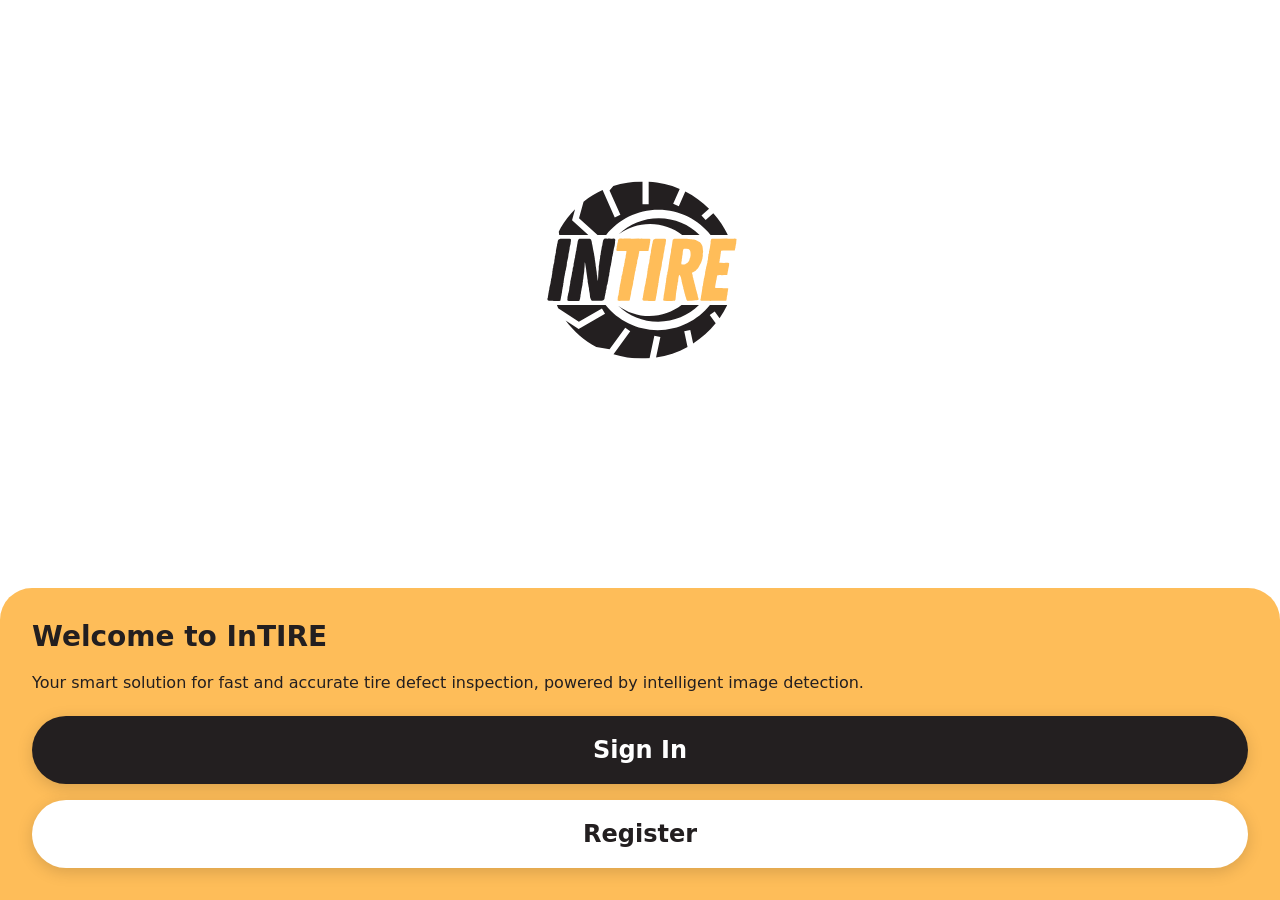
<file: index.html>
<!doctype html>
<html lang="en">

<head>
    <meta charset="utf-8">
    <meta name="viewport" content="width=device-width, initial-scale=1">
    <title>InTIRE</title>
    <link href="assests/style.css" rel="stylesheet">


    <link href="https://cdn.jsdelivr.net/npm/bootstrap@5.3.8/dist/css/bootstrap.min.css" rel="stylesheet"
        integrity="sha384-sRIl4kxILFvY47J16cr9ZwB07vP4J8+LH7qKQnuqkuIAvNWLzeN8tE5YBujZqJLB" crossorigin="anonymous">
</head>

<body>

    <div class="index-container d-flex justify-content-center align-items-center" style="height: 60vh;">
        <img src="assests/img/InTIRE Logo.svg" alt="InTIRE Logo" class="img-fluid" style="max-width: 200px;">
    </div>
    

    <div class="index-footer">
    
        <script>
            window.addEventListener('DOMContentLoaded', function() {
                document.querySelector('.index-footer').classList.add('slide-in');
            });
        </script>

        <div>
            <h1>Welcome to InTIRE</h1>
            <h6> <br>Your smart solution for fast and accurate tire defect inspection, powered by intelligent image detection.</h6> <br>
        </div>

        <div>
            <button type="button" class="signin-btn" onclick="window.location.href='signIn.html'">Sign In</button>
        </div>

        <div>
            <button type="button" class="register-btn" onclick="window.location.href='register.html'">Register</button>
        </div>
        
    </div>



    <script src="https://cdn.jsdelivr.net/npm/bootstrap@5.3.8/dist/js/bootstrap.bundle.min.js"
        integrity="sha384-FKyoEForCGlyvwx9Hj09JcYn3nv7wiPVlz7YYwJrWVcXK/BmnVDxM+D2scQbITxI"
        crossorigin="anonymous"></script>
</body>

</html>
</file>
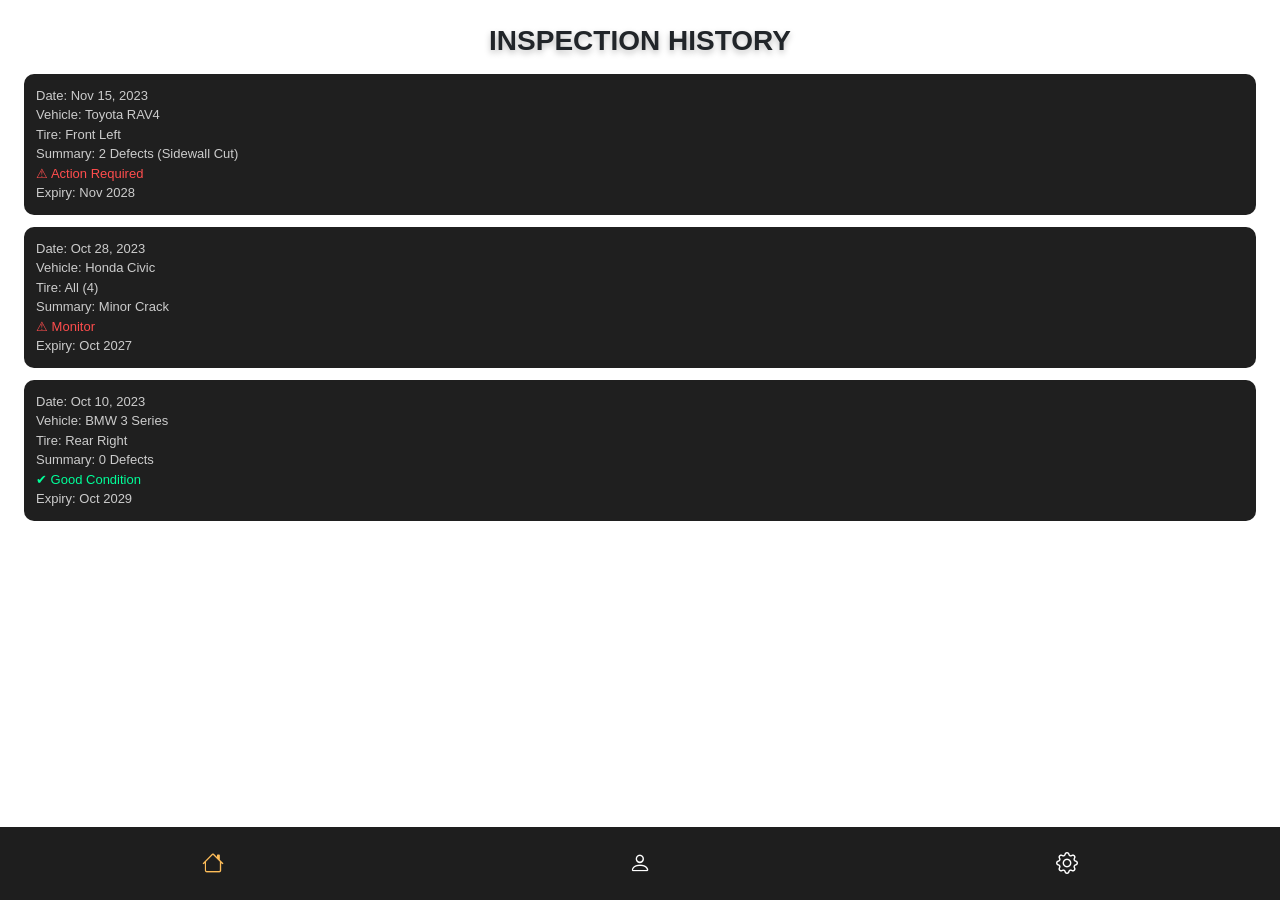
<file: history.html>
<!DOCTYPE html>
<html lang="en">

<head>

    <meta charset="UTF-8">
    <meta name="viewport" content="width=device-width, initial-scale=1">

    <title>InTIRE</title>

    <!-- Bootstrap -->
    <link href="https://cdn.jsdelivr.net/npm/bootstrap@5.3.3/dist/css/bootstrap.min.css" rel="stylesheet">

    <!-- Bootstrap Icons -->
    <link href="https://cdn.jsdelivr.net/npm/bootstrap-icons@1.11.3/font/bootstrap-icons.css" rel="stylesheet">

    <link rel="stylesheet" href="assests/style.css">

</head>

<body>

    <body>
        <div class="history-container p-4">

            <div class="history-title">
                <h4 class="mb-3">INSPECTION HISTORY</h4>
            </div>

            <div class="history-card">
                Date: Nov 15, 2023<br>
                Vehicle: Toyota RAV4<br>
                Tire: Front Left<br>
                Summary: 2 Defects (Sidewall Cut)<br>
                <span class="warning">⚠ Action Required</span><br>
                Expiry: Nov 2028
            </div>

            <div class="history-card">
                Date: Oct 28, 2023<br>
                Vehicle: Honda Civic<br>
                Tire: All (4)<br>
                Summary: Minor Crack<br>
                <span class="warning">⚠ Monitor</span><br>
                Expiry: Oct 2027
            </div>

            <div class="history-card">
                Date: Oct 10, 2023<br>
                Vehicle: BMW 3 Series<br>
                Tire: Rear Right<br>
                Summary: 0 Defects<br>
                <span class="good">✔ Good Condition</span><br>
                Expiry: Oct 2029
            </div>

        </div>

    


    <!-- BOTTOM NAV -->
    <div class="bottom-nav">

        <a href="homepage.html">
            <i class="bi bi-house nav-icon active"></i>
        </a>

        <a href="profile.html">
            <i class="bi bi-person nav-icon"></i>
        </a>

        <a href="settings.html">
            <i class="bi bi-gear nav-icon"></i>
        </a>

    </div>

</body>

</html>
</file>
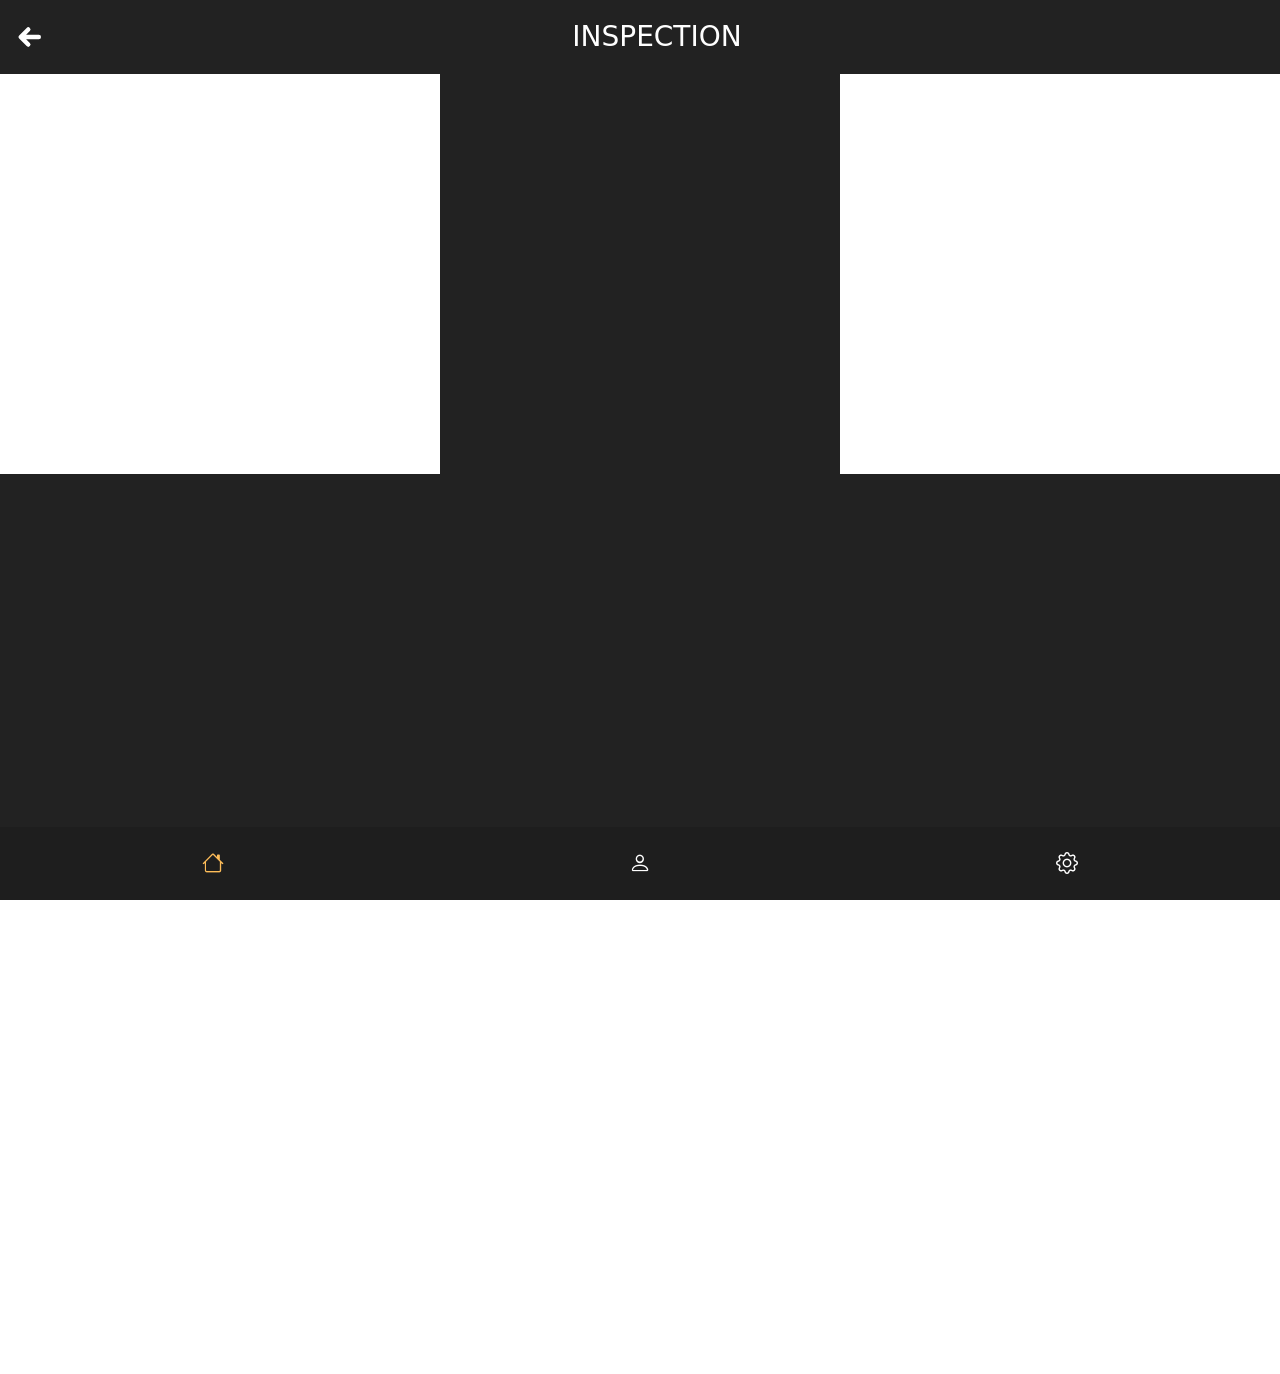
<file: inspection.html>
<!doctype html>
<html lang="en">

<head>
    <meta charset="utf-8">
    <meta name="viewport" content="width=device-width, initial-scale=1">
    <title>InTIRE</title>
    <link href="assests/style.css" rel="stylesheet">

    <!-- Bootstrap Icons -->
    <link href="https://cdn.jsdelivr.net/npm/bootstrap-icons@1.11.3/font/bootstrap-icons.css" rel="stylesheet">



    <link href="https://cdn.jsdelivr.net/npm/bootstrap@5.3.8/dist/css/bootstrap.min.css" rel="stylesheet"
        integrity="sha384-sRIl4kxILFvY47J16cr9ZwB07vP4J8+LH7qKQnuqkuIAvNWLzeN8tE5YBujZqJLB" crossorigin="anonymous">
</head>

<body>
    <div class="inspection-header d-flex align-items-center justify-content-start">
        <a href="homepage.html" class="btn btn-link p-0 me-2" aria-label="Back to Home">
            <svg xmlns="http://www.w3.org/2000/svg" width="24" height="24" fill="#fff" stroke="#fff" stroke-width="2"
                class="bi bi-arrow-left" viewBox="0 0 16 16">
                <path fill-rule="evenodd"
                    d="M15 8a.5.5 0 0 1-.5.5H3.707l4.147 4.146a.5.5 0 0 1-.708.708l-5-5a.5.5 0 0 1 0-.708l5-5a.5.5 0 0 1 .708.708L3.707 7.5H14.5A.5.5 0 0 1 15 8z"
                    stroke="#fff" stroke-width="2" />
            </svg>
        </a>

        <div class="flex-grow-1 d-flex justify-content-center">
            <h3 class="text-center my-1">INSPECTION</h3>
        </div>


    </div>

    <!-- camera -->
    <div class="camera-container d-flex justify-content-center align-items-center">
        <div class="inspection-container"
            style="aspect-ratio: 1 / 1; width: 400px; max-width: 100vw; display: flex; justify-content: center; align-items: center;">
            <video id="cameraStream" autoplay playsinline
                style="display:none; width:100%; height:100%; object-fit:cover; position:relative; "></video>
            <script>
                window.addEventListener('DOMContentLoaded', async function () {
                    const video = document.getElementById('cameraStream');
                    try {
                        const stream = await navigator.mediaDevices.getUserMedia({ video: true });
                        video.srcObject = stream;
                        video.style.display = 'block';
                    } catch (err) {
                        alert('Unable to access camera: ' + err.message);
                    }
                });
            </script>
        </div>
    </div>

    <div class="inspection-container">
        
        <p class="text-center mt-3">put text here</p>

    </div>



    <!-- BOTTOM NAV -->
    <div class="bottom-nav">

        <a href="homepage.html">
            <i class="bi bi-house nav-icon active"></i>
        </a>

        <a href="profile.html">
            <i class="bi bi-person nav-icon"></i>
        </a>

        <a href="settings.html">
            <i class="bi bi-gear nav-icon"></i>
        </a>

    </div>





    <script src="https://cdn.jsdelivr.net/npm/bootstrap@5.3.8/dist/js/bootstrap.bundle.min.js"
        integrity="sha384-FKyoEForCGlyvwx9Hj09JcYn3nv7wiPVlz7YYwJrWVcXK/BmnVDxM+D2scQbITxI"
        crossorigin="anonymous"></script>
</body>

</html>
</file>
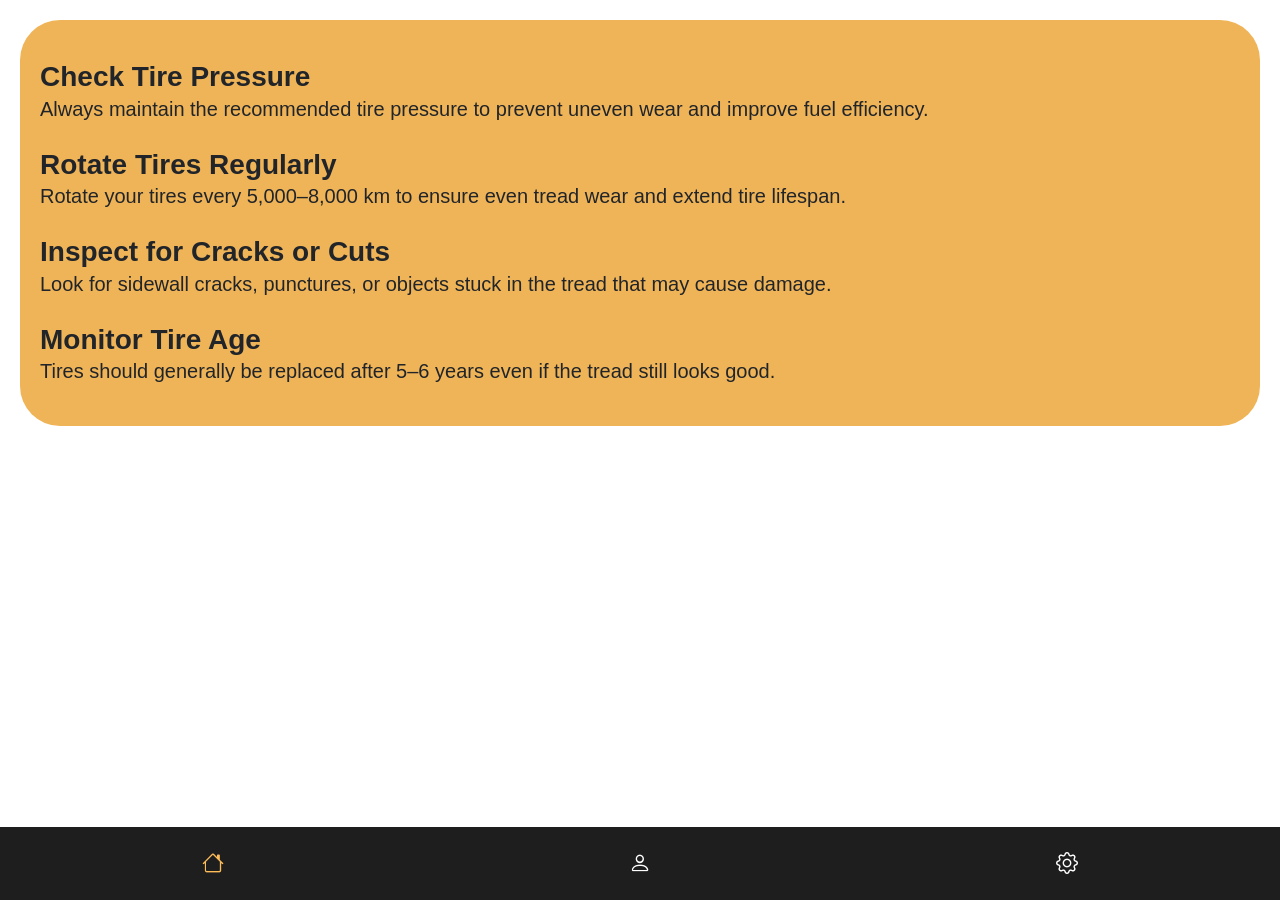
<file: maintenance.html>
<!DOCTYPE html>
<html lang="en">

<head>

    <meta charset="UTF-8">
    <meta name="viewport" content="width=device-width, initial-scale=1">

    <title>InTIRE</title>

    <!-- Bootstrap -->
    <link href="https://cdn.jsdelivr.net/npm/bootstrap@5.3.3/dist/css/bootstrap.min.css" rel="stylesheet">

    <!-- Bootstrap Icons -->
    <link href="https://cdn.jsdelivr.net/npm/bootstrap-icons@1.11.3/font/bootstrap-icons.css" rel="stylesheet">

    <link rel="stylesheet" href="assests/style.css">

</head>

<body>

    <div class="container-fluid maintenance-wrapper">

    <div class="maintenance-card">

        <h4>Check Tire Pressure</h4>
            <p>Always maintain the recommended tire pressure to prevent uneven wear and improve fuel efficiency.</p> <br>

            <h4>Rotate Tires Regularly</h4>
            <p>Rotate your tires every 5,000–8,000 km to ensure even tread wear and extend tire lifespan.</p><br>

            <h4>Inspect for Cracks or Cuts</h4>
            <p>Look for sidewall cracks, punctures, or objects stuck in the tread that may cause damage.</p><br>

            <h4>Monitor Tire Age</h4>
            <p>Tires should generally be replaced after 5–6 years even if the tread still looks good.</p>

    </div>

</div>



    <!-- BOTTOM NAV -->
    <div class="bottom-nav">

        <a href="homepage.html">
            <i class="bi bi-house nav-icon active"></i>
        </a>

        <a href="profile.html">
            <i class="bi bi-person nav-icon"></i>
        </a>

        <a href="settings.html">
            <i class="bi bi-gear nav-icon"></i>
        </a>

    </div>

</body>

</html>
</file>
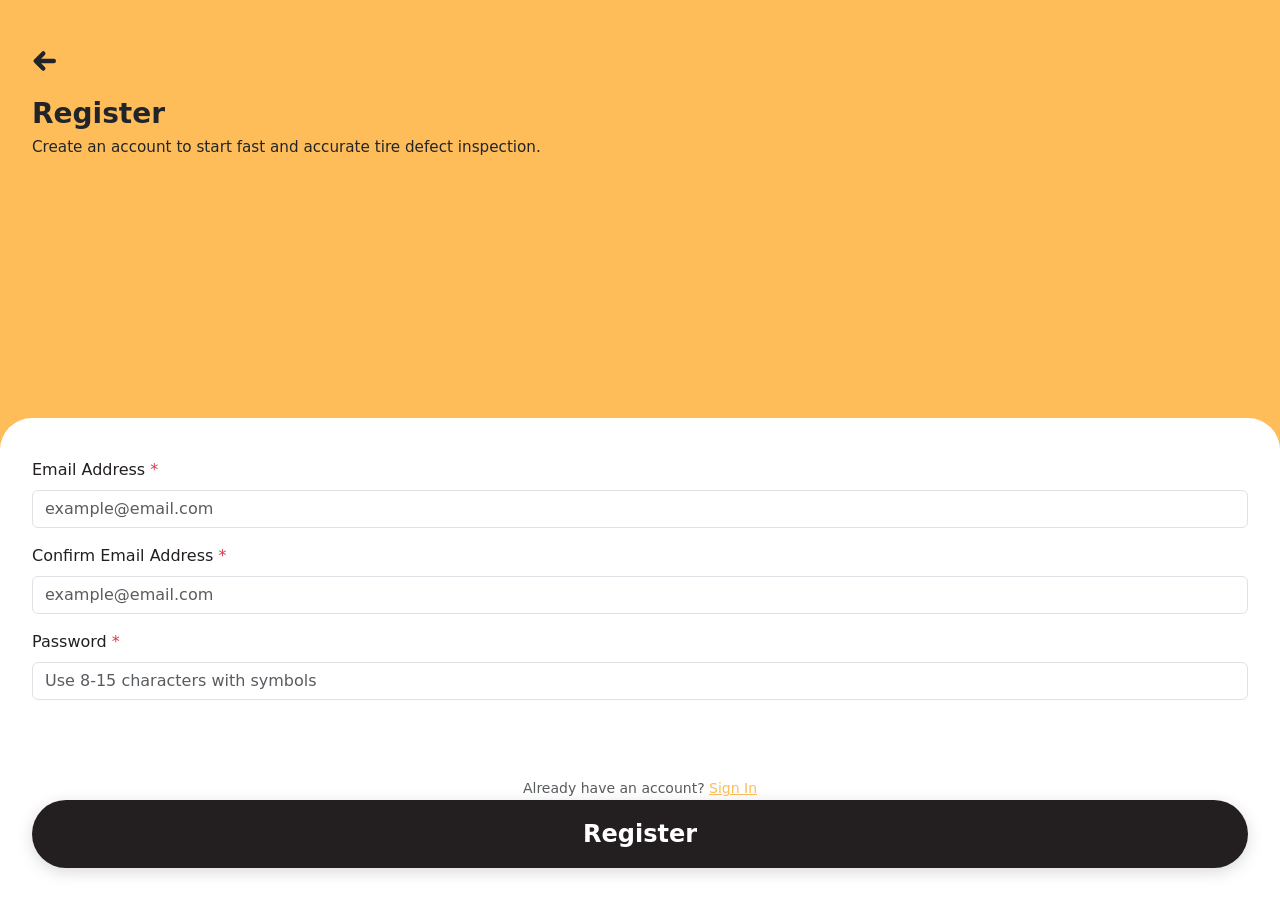
<file: register.html>
<!doctype html>
<html lang="en">

<head>
    <meta charset="utf-8">
    <meta name="viewport" content="width=device-width, initial-scale=1">
    <title>InTIRE</title>
    <link href="assests/style.css" rel="stylesheet">


    <link href="https://cdn.jsdelivr.net/npm/bootstrap@5.3.8/dist/css/bootstrap.min.css" rel="stylesheet"
        integrity="sha384-sRIl4kxILFvY47J16cr9ZwB07vP4J8+LH7qKQnuqkuIAvNWLzeN8tE5YBujZqJLB" crossorigin="anonymous">
</head>

<body style="background: #FEBD59;">

    <div class="register-container">
        <div class="back-btn mt-3" <button type="button" class="btn btn-link" onclick="window.history.back()"
            aria-label="Go back">
            <svg xmlns="http://www.w3.org/2000/svg" width="24" height="24" fill="currentColor" stroke="currentColor"
                stroke-width="2" class="bi bi-arrow-left" viewBox="0 0 16 16">
                <path fill-rule="evenodd"
                    d="M15 8a.5.5 0 0 1-.5.5H3.707l4.147 4.146a.5.5 0 0 1-.708.708l-5-5a.5.5 0 0 1 0-.708l5-5a.5.5 0 0 1 .708.708L3.707 7.5H14.5A.5.5 0 0 1 15 8z"
                    stroke="currentColor" stroke-width="2" />
            </svg>
            </button>
        </div>
        
    
        <div class="mt-4">
            <h1>Register</h1>
            <h6 class="mt-2">
                Create an account to start fast and accurate tire defect inspection.</h6> <br>
        </div>
    
    </div>

    <div class="register-footer">

        <div class=" rounded-4 py-2 pb-5 ">
            <div>
                <label class="form-label">
                    Email Address <span class="text-danger">*</span>
                </label>
                <input type="email" class="form-control mb-3" placeholder="example@email.com">

                <label class="form-label">
                    Confirm Email Address <span class="text-danger">*</span>
                </label>
                <input type="email" class="form-control mb-3" placeholder="example@email.com">

                <label class="form-label">
                    Password <span class="text-danger">*</span>
                </label>
                <input type="password" class="form-control mb-1" placeholder="Use 8-15 characters with symbols">
            </div>
        </div>


        <div>
            <div class="text-center">
                <br>
                <small class="form-text text-muted">
                    Already have an account? <a href="signIn.html" style="color:#FEBD59;">Sign In</a>
                </small>
                <button type="button" class="register-btn" onclick="window.location.href='homepage.html'">Register</button>
            </div>
        </div>

        <script>
            window.addEventListener('DOMContentLoaded', function () {
                document.querySelector('.register-footer').classList.add('slide-in');
            });
        </script>

    </div>

        <script src="https://cdn.jsdelivr.net/npm/bootstrap@5.3.8/dist/js/bootstrap.bundle.min.js"
            integrity="sha384-FKyoEForCGlyvwx9Hj09JcYn3nv7wiPVlz7YYwJrWVcXK/BmnVDxM+D2scQbITxI"
            crossorigin="anonymous"></script>
</body>

</html>
</file>
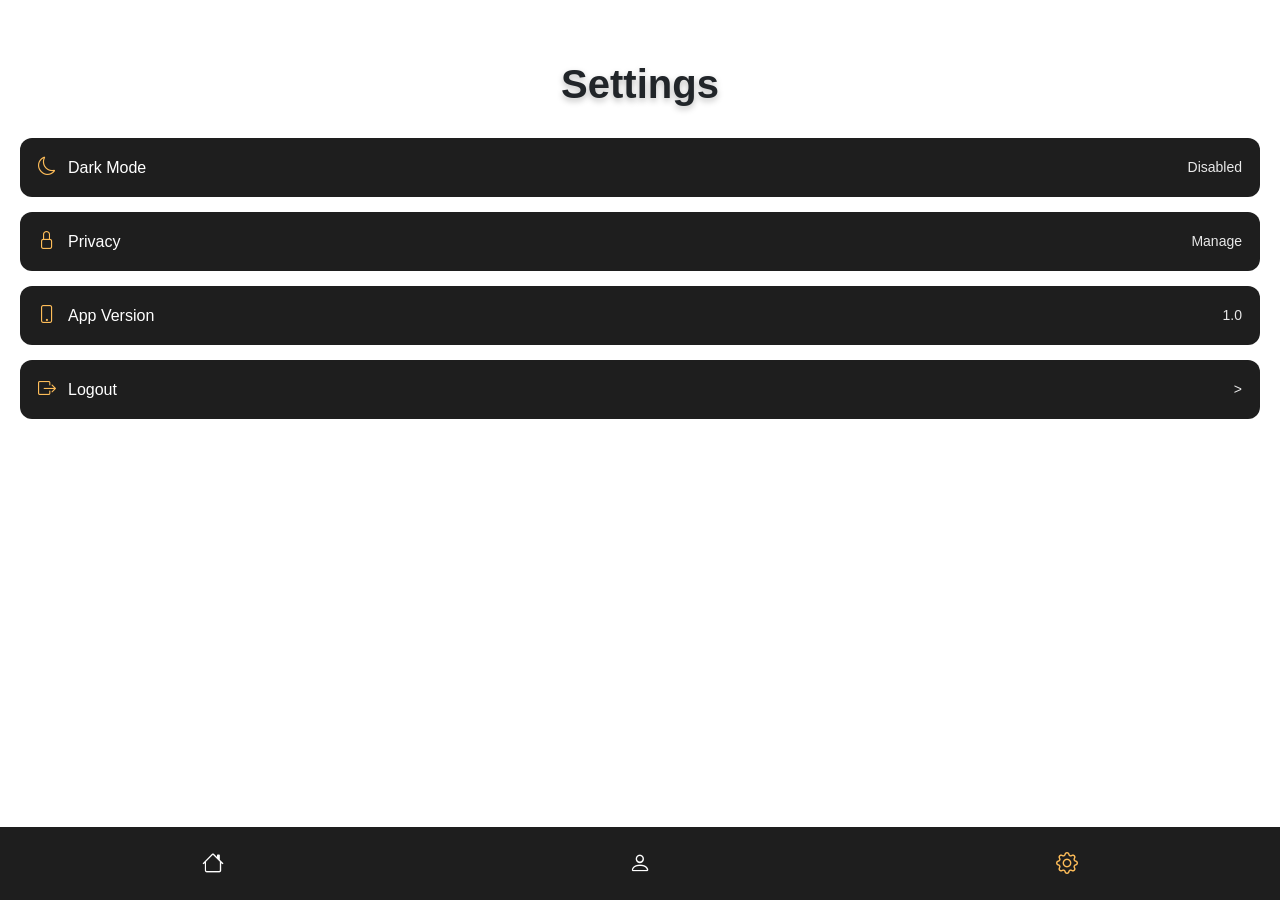
<file: settings.html>
<!DOCTYPE html>
<html lang="en">

<head>
    <meta charset="UTF-8">
    <meta name="viewport" content="width=device-width, initial-scale=1">
    <title>InTIRE Settings</title>

    <!-- Bootstrap -->
    <link href="https://cdn.jsdelivr.net/npm/bootstrap@5.3.3/dist/css/bootstrap.min.css" rel="stylesheet">

    <!-- Bootstrap Icons -->
    <link href="https://cdn.jsdelivr.net/npm/bootstrap-icons@1.11.3/font/bootstrap-icons.css" rel="stylesheet">

    <!-- Custom CSS -->
    <link rel="stylesheet" href="assests\style.css">

</head>

<body>

    <div class="container-fluid app-wrapper settings">

        <h1 class="settings-title">Settings</h1>

        <!-- Dark Mode -->
        <button class="setting-card w-100">
            <div class="setting-left">
                <i class="bi bi-moon"></i>
                <span>Dark Mode</span>
            </div>
            <span class="setting-right">Disabled</span>
        </button>

        <!-- Privacy -->
        <button class="setting-card w-100">
            <div class="setting-left">
                <i class="bi bi-lock"></i>
                <span>Privacy</span>
            </div>
            <span class="setting-right">Manage</span>
        </button>

        <!-- App Version -->
        <div class="setting-card">
            <div class="setting-left">
                <i class="bi bi-phone"></i>
                <span>App Version</span>
            </div>
            <span class="setting-right">1.0</span>
        </div>

        <!-- Logout -->
        <button class="setting-card w-100">
            <div class="setting-left">
                <i class="bi bi-box-arrow-right"></i>
                <span>Logout</span>
            </div>
            <span class="setting-right">></span>
        </button>

    </div>

    <!-- Bottom Navigation -->
    <div class="bottom-nav">
        <a href="homepage.html">
            <i class="bi bi-house nav-icon"></i>
        </a>
        <a href="profile.html">
            <i class="bi bi-person nav-icon"></i>
        </a>
        <a href="settings.html">
            <i class="bi bi-gear nav-icon active"></i>
        </a>
    </div>

</body>

</html>
</file>
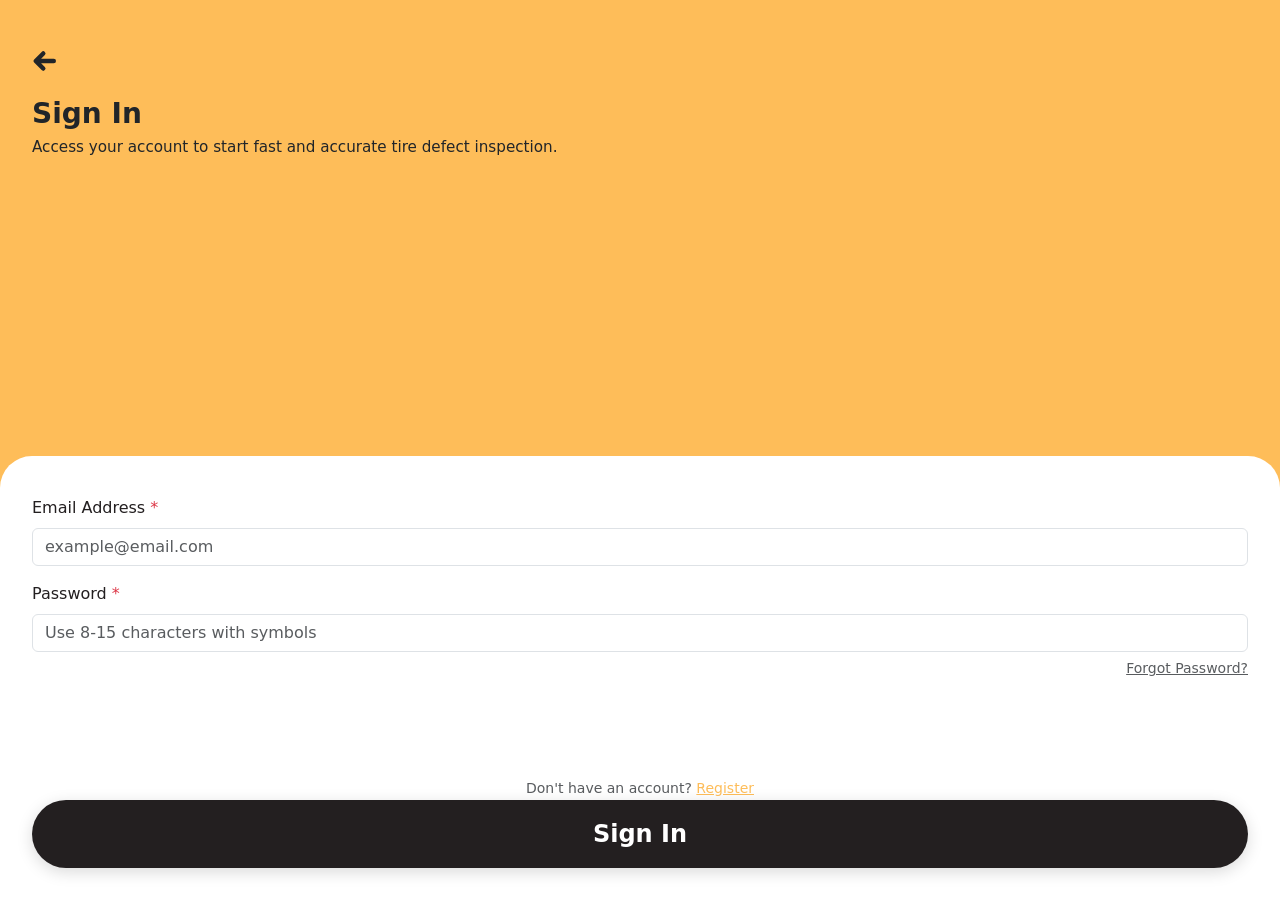
<file: signIn.html>
<!doctype html>
<html lang="en">

<head>
    <meta charset="utf-8">
    <meta name="viewport" content="width=device-width, initial-scale=1">
    <title>InTIRE</title>
    <link href="assests/style.css" rel="stylesheet">


    <link href="https://cdn.jsdelivr.net/npm/bootstrap@5.3.8/dist/css/bootstrap.min.css" rel="stylesheet"
        integrity="sha384-sRIl4kxILFvY47J16cr9ZwB07vP4J8+LH7qKQnuqkuIAvNWLzeN8tE5YBujZqJLB" crossorigin="anonymous">
</head>

<body style="background: #FEBD59;">

    <div class="signin-container">
        <div class="back-btn mt-3" <button type="button" class="btn btn-link" onclick="window.history.back()"
            aria-label="Go back">
            <svg xmlns="http://www.w3.org/2000/svg" width="24" height="24" fill="currentColor" stroke="currentColor"
                stroke-width="2" class="bi bi-arrow-left" viewBox="0 0 16 16">
                <path fill-rule="evenodd"
                    d="M15 8a.5.5 0 0 1-.5.5H3.707l4.147 4.146a.5.5 0 0 1-.708.708l-5-5a.5.5 0 0 1 0-.708l5-5a.5.5 0 0 1 .708.708L3.707 7.5H14.5A.5.5 0 0 1 15 8z"
                    stroke="currentColor" stroke-width="2" />
            </svg>
            </button>
        </div>
        
    
        <div class="mt-4">
            <h1>Sign In</h1>
            <h6 class="mt-2">
                Access your account to start fast and accurate tire defect inspection.</h6> <br>
        </div>
    
    </div>

    


    <div class="signin-footer">

        <div class=" rounded-4 py-2 pb-5 ">
            <div>
                <label class="form-label">
                    Email Address <span class="text-danger">*</span>
                </label>
                <input type="email" class="form-control mb-3" placeholder="example@email.com">

                <label class="form-label">
                    Password <span class="text-danger">*</span>
                </label>
                <input type="password" class="form-control mb-1" placeholder="Use 8-15 characters with symbols">

                <div class="text-end mb-4">
                    <small class="form-text text-muted">
                        <a href="passwordReset.html" class="text-muted">Forgot Password?</a></small>
                </div>
            </div>
        </div>

        <div>
            <div class="text-center">
                <br>
                <small class="form-text text-muted">
                    Don't have an account? <a href="register.html" style="color:#FEBD59;">Register</a>
                </small>
                <button type="button" class="signin-btn" onclick="window.location.href='homepage.html'">Sign In</button>
            </div>
        </div>

        <script>
            window.addEventListener('DOMContentLoaded', function () {
                document.querySelector('.signin-footer').classList.add('slide-in');
            });
        </script>

    </div>

        <script src="https://cdn.jsdelivr.net/npm/bootstrap@5.3.8/dist/js/bootstrap.bundle.min.js"
            integrity="sha384-FKyoEForCGlyvwx9Hj09JcYn3nv7wiPVlz7YYwJrWVcXK/BmnVDxM+D2scQbITxI"
            crossorigin="anonymous"></script>
</body>

</html>
</file>
<file: assests/style.css>
html,
body {
    width: 100vw;
    height: 100vh;
    overflow: hidden;
    font-family: 'Roboto', sans-serif;
}

/* index */

index-container {
    display: flex;
    flex-direction: column;
    justify-content: space-between;
    align-items: center;
    height: 100%;
    padding: 2rem;
    min-height: 60vh;
}

.index-container img {
    max-width: 200px;
    height: auto;
    display: block;
}

/* animation */
.index-footer {
    opacity: 0;
    transform: translateY(50px);
    transition: opacity 1.2s ease, transform 1.2s ease;
}
.index-footer.slide-in {
    opacity: 1;
    transform: translateY(0);
}
/* animation */

.index-footer {
    position: fixed;
    bottom: 0;
    width: 100%;
    padding: 2rem;
    background: #FEBD59;
    color: #231F20;
    border-top-left-radius: 2rem;
    border-top-right-radius: 2rem;
}

.index-footer h1 {
    margin: 0;
    font-size: 1.75rem;
    font-weight: 700;
    
}

.index-footer h6 {
    margin: 0;
    font-size: 1rem;
    font-weight: 500;
    
}

.index-footer .signin-btn {
    width: 100%;
    padding-top: 1rem;
    padding-bottom: 1rem;
    font-size: 1.5rem;
    border-radius: 50rem;
    box-shadow: 0 4px 16px rgba(0,0,0,0.15);
    font-weight: 600;
    border: none;
    cursor: pointer;
    transition: background 0.2s;
    background: #231F20;
    color: #fff;
}

.index-footer .signin-btn:active {
    background: #000000;
    transition: background 0.2s, transform 0.2s;
    transform: scale(1.05);
    color: #fff;
}

.index-footer .register-btn {
    width: 100%;
    padding-top: 1rem;
    padding-bottom: 1rem;
    margin-top: 1rem;
    font-size: 1.5rem;
    border-radius: 50rem;
    box-shadow: 0 4px 16px rgba(0,0,0,0.15);
    font-weight: 600;
    border: none;
    cursor: pointer;
    transition: background 0.2s;
    background: #ffffff;
    color:  #231F20;
}

.index-footer .register-btn:active {
    background: #000000;
    color: #fff;
    transition: background 0.2s, transform 0.2s;
    transform: scale(1.05);
}

.rounded-pill {
    border-radius: 50rem;
}

/* signin */

/* animation */
.signin-footer {
    opacity: 0;
    transform: translateY(50px);
    transition: opacity 1.2s ease, transform 1.2s ease;
}
.signin-footer.slide-in {
    opacity: 1;
    transform: translateY(0);
}
/* animation */

.signin-container {
    display: flex;
    flex-direction: column;
    height: 100%;
    padding: 2rem;
    min-height: 100vh;
    position: relative;
}

.signin-container h1 {
    margin: 0;
    font-size: 1.75rem;
    font-weight: 800;
}

.signin-container h6 {
    margin: 0;
    font-size: .95rem;
    font-weight: 500;
}


.signin-footer {
    position: fixed;
    bottom: 0;
    width: 100%;
    padding: 2rem;
    background: #ffffff;
    color: #231F20;
    border-top-left-radius: 2rem;
    border-top-right-radius: 2rem;
}

.signin-footer .signin-btn {
    width: 100%;
    padding-top: 1rem;
    padding-bottom: 1rem;
    font-size: 1.5rem;
    border-radius: 50rem;
    box-shadow: 0 4px 16px rgba(0,0,0,0.15);
    font-weight: 600;
    border: none;
    cursor: pointer;
    transition: background 0.2s;
    background: #231F20;
    color: #fff;
}

.signin-footer .signin-btn:active {
    background: #000000;
    transition: background 0.2s, transform 0.2s;
    transform: scale(1.05);
    color: #fff;
}


/* register */

/* animation */
.register-footer {
    opacity: 0;
    transform: translateY(50px);
    transition: opacity 1.2s ease, transform 1.2s ease;
}
.register-footer.slide-in {
    opacity: 1;
    transform: translateY(0);
}
/* animation */

.register-container {
    display: flex;
    flex-direction: column;
    height: 100%;
    padding: 2rem;
    min-height: 100vh;
    position: relative;
}

.register-container h1 {
    margin: 0;
    font-size: 1.75rem;
    font-weight: 800;
}

.register-container h6 {
    margin: 0;
    font-size: .95rem;
    font-weight: 500;
}


.register-footer {
    position: fixed;
    bottom: 0;
    width: 100%;
    padding: 2rem;
    background: #ffffff;
    color: #231F20;
    border-top-left-radius: 2rem;
    border-top-right-radius: 2rem;
}

.register-footer .register-btn {
    width: 100%;
    padding-top: 1rem;
    padding-bottom: 1rem;
    font-size: 1.5rem;
    border-radius: 50rem;
    box-shadow: 0 4px 16px rgba(0,0,0,0.15);
    font-weight: 600;
    border: none;
    cursor: pointer;
    transition: background 0.2s;
    background: #231F20;
    color: #fff;
}

.register-footer .register-btn:active {
    background: #000000;
    transition: background 0.2s, transform 0.2s;
    transform: scale(1.05);
    color: #fff;
}

/* homepage & Settings */

/* Center the content */
.app-wrapper {
    min-height: 100vh;
    text-align: center;
}

/* Logo */
.logo-img {
    width: 160px;
    margin-bottom: 60px;
}

/* Button container */
.menu-buttons {
    display: flex;
    flex-direction: column;
    gap: 20px;
    width: 100%;
    padding: 0 20px;
    /* small side spacing */
}

/* Start button */
.start-btn {
    background: #FEBD59;
    border: nseone;
    padding: 25px;
    border-radius: 25px;
    font-weight: 1000;
    font-size: 25px;
    color: #1E1E1E;
    width: 100%;
    box-shadow: inset 0 -4px 0 #d9a14c;
}

.dark-btn {
    background: #222831;
    color: white;
    font-size: 20px;
    padding: 25px;
    border-radius: 25px;
    border: none;
    width: 100%;
    box-shadow: inset 0 -4px 0 #101317;
}

/* Bottom Navigation */
.bottom-nav {
    position: fixed;
    bottom: 0;
    left: 0;
    width: 100%;
    display: flex;
    justify-content: space-around;
    align-items: center;
    padding: 20px 0;
    background: #1E1E1E;
}

/* Icons */
.nav-icon {
    font-size: 22px;
    color: white;
}

/* Active icon */
.nav-icon.active {
    color: #FEBD59;
}

/* Wrapper for settings */
.app-wrapper.settings {
    text-align: left;
    padding: 20px;
    max-width: 100%;
}

/* Individual setting item */
.setting-item {
    display: flex;
    justify-content: space-between;
    align-items: center;
    padding: 15px 20px;
    border-bottom: 1px solid #ddd;
}

.setting-item:last-child {
    border-bottom: none;
}

.setting-label {
    font-size: 16px;
}

/* Toggle switch */
.toggle-switch {
    width: 40px;
    height: 20px;
    background: #ccc;
    border-radius: 20px;
    position: relative;
    cursor: pointer;
    transition: background 0.3s;
}

.toggle-switch::after {
    content: '';
    position: absolute;
    width: 18px;
    height: 18px;
    background: white;
    border-radius: 50%;
    top: 1px;
    left: 1px;
    transition: left 0.3s;
}

.toggle-switch.active {
    background: #FEBD59;
}

.toggle-switch.active::after {
    left: 21px;
}

/* Right-side buttons */
.button-right {
    padding: 5px 12px;
    border: none;
    background: #1E1E1E;
    color: white;
    border-radius: 8px;
    cursor: pointer;
}

/* Settings Title */
.settings-title {
    text-align: center;
    font-size: 40px;
    font-weight: 700;
    margin: 40px 0 30px 0;
    text-shadow: 0 3px 6px rgba(0, 0, 0, 0.25);
}

/* Setting card */
.setting-card {
    background: #1E1E1E;
    color: white;
    border-radius: 12px;
    padding: 16px 18px;
    margin-bottom: 15px;
    display: flex;
    justify-content: space-between;
    align-items: center;
    border: none;
    width: 100%;
    cursor: pointer;
}

.setting-card:hover {
    background: #3b3b3b;
}

/* Left section */
.setting-left {
    display: flex;
    align-items: center;
    gap: 12px;
    font-size: 16px;
}

/* Icons */
.setting-left i {
    font-size: 18px;
    color: #FEBD59;
}

/* Right text */
.setting-right {
    font-size: 14px;
    opacity: 0.9;
}

/* inspection */
.inspection-header {
    background: #222;
    color: white;
    padding: 1rem;
    text-align: center;
}

.inspection-container {
    width: 100%;
    height: 100%;
    display: flex;
    justify-content: center;
    align-items: center;
    background: #222;

}

.inspection-container h1 {
    
    color:#bbbbbb;
    
}

/* history */
.history-card {
    font-family: 'Roboto', sans-serif;
    background: #1f1f1f;
    padding: 12px;
    border-radius: 10px;
    margin-bottom: 12px;
    font-size: 13px;
    color:#ccc
    
}


.history-title h4 {
    text-align: center;
    margin: 40px 0 30px 0;
    text-shadow: 0 3px 6px rgba(0, 0, 0, 0.25);
    margin: 0;
    font-size: 1.75rem;
    font-weight: 800;
}

.good {
    color: #00ff99;
}

.warning {
    color: #ff4d4d;
}

/* maintenance */

.maintenance-wrapper{
    padding:20px;
    padding-bottom:120px;
}

.maintenance-card{
    background:#f0b458;
    border-radius:40px;
    padding:40px 20px;
}

.maintenance-card h4 {
    margin: 10px 0 10px 0;
    margin: 0;
    font-size: 1.75rem;
    font-weight: 800;
}

.maintenance-card p {
    margin: 0;
    font-size: 1.25rem;
    font-weight: 500;
}

/* profile */

.profile-wrapper{
    padding:20px;
    padding-bottom:120px;
}

.profile-card{
    background:#f0b458;
    border-radius:40px;
    padding:40px 20px;
    text-align:center;
}

.profile-title{
    font-weight:700;
    margin-bottom:20px;
}

.profile-img{
    width:130px;
    height:130px;
    border-radius:50%;
    border:6px solid #222;
    margin-bottom:20px;
}

.profile-name{
    font-size:36px;
    font-weight:700;
    margin-bottom:30px;
}

.profile-info{
    background:#2e2e2e;
    color:white;
    border-radius:10px;
    padding:12px 16px;
    margin-bottom:12px;
    display:flex;
    justify-content:space-between;
    box-shadow:0 3px 8px rgba(0,0,0,0.25);
}
</file>
